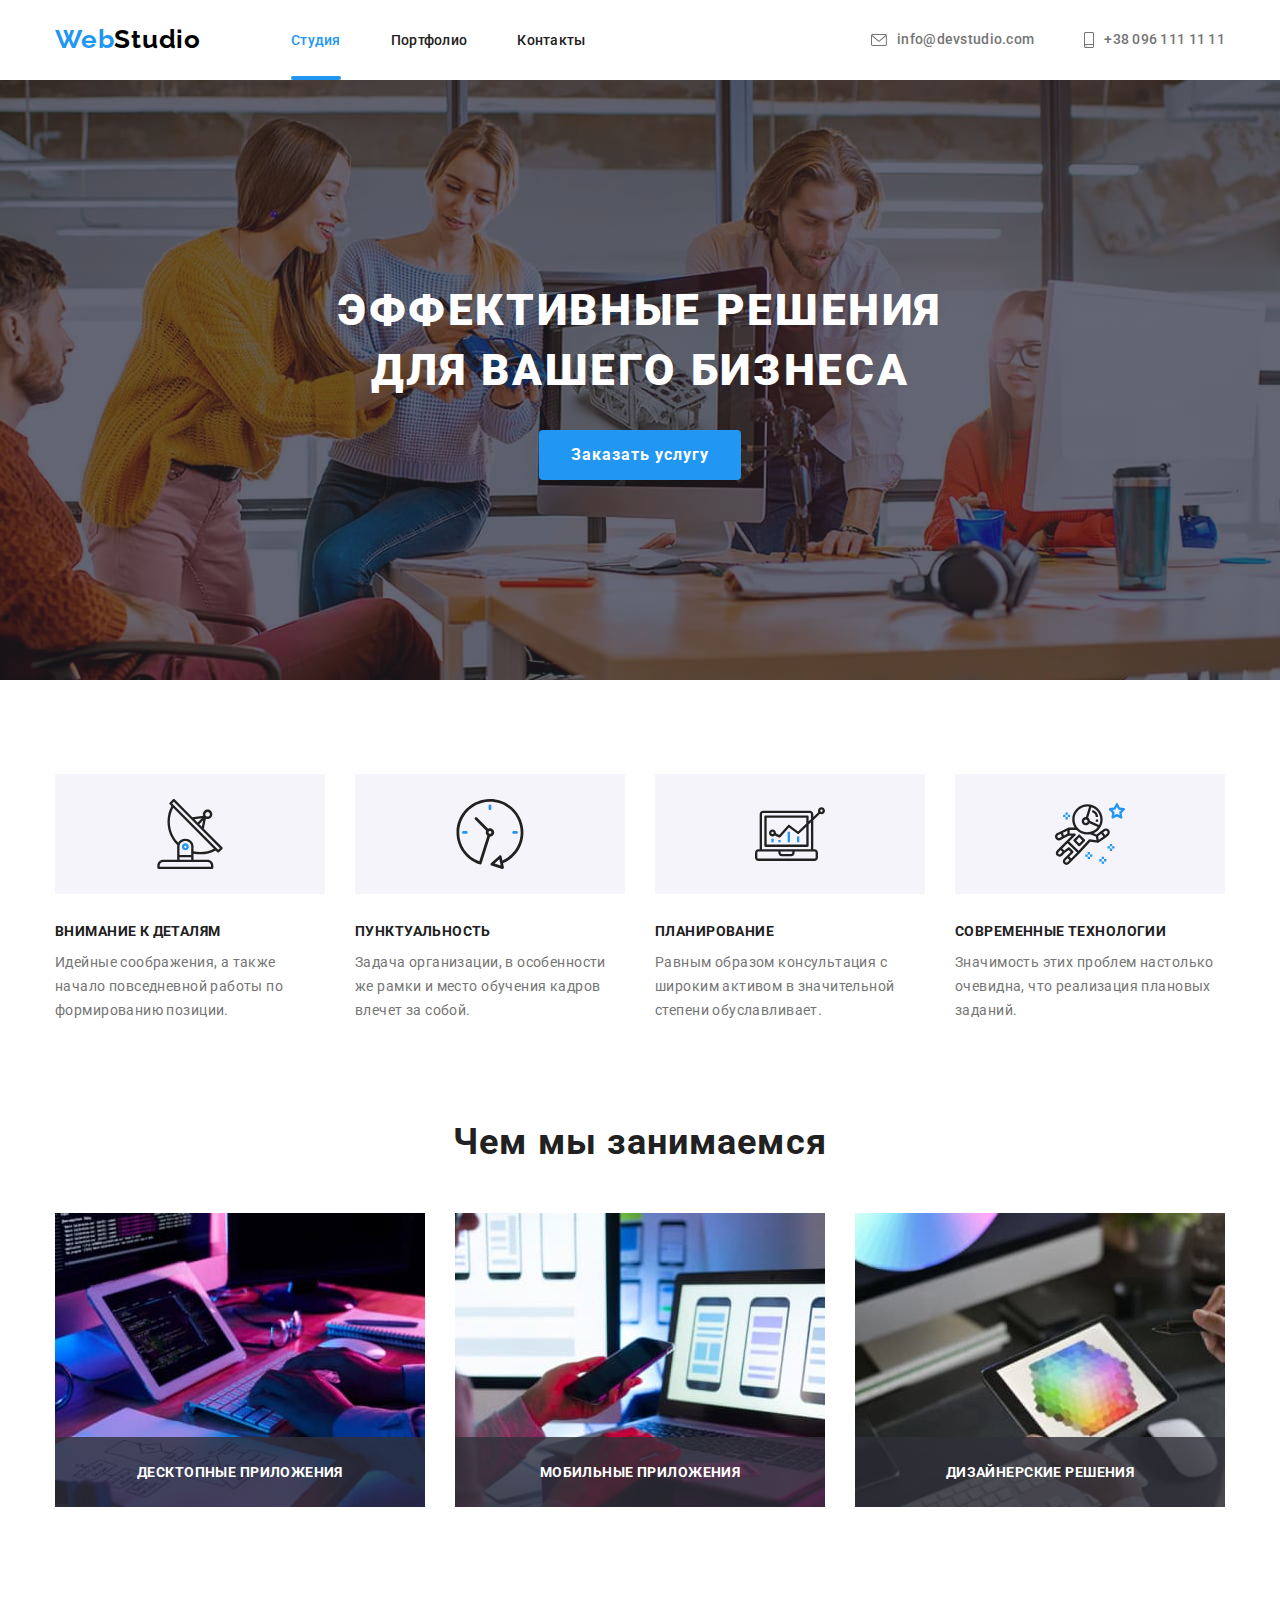
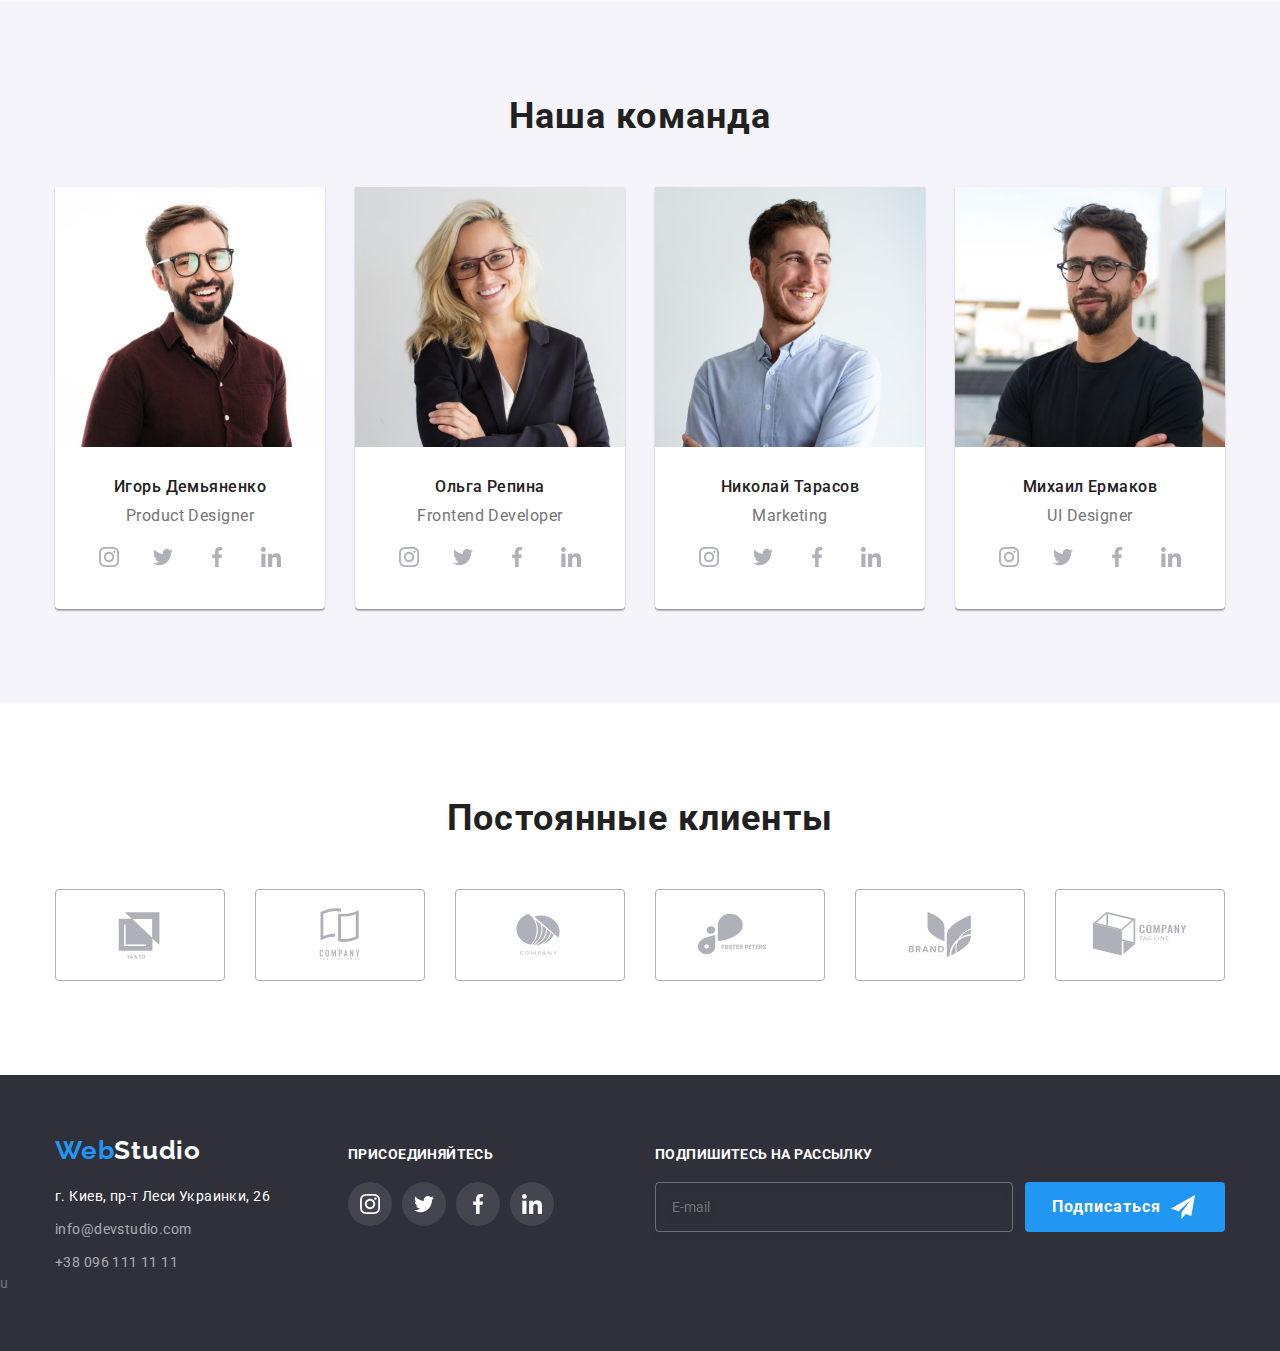
<file: index.html>
<!DOCTYPE html>
<html lang="ru">
  <head>
    <meta charset="UTF-8" />
    <meta http-equiv="X-UA-Compatible" content="IE=edge" />
    <meta name="viewport" content="width=device-width, initial-scale=1.0" />
    <title>Студия</title>
    <link rel="preconnect" href="https://fonts.googleapis.com" />
    <link rel="preconnect" href="https://fonts.gstatic.com" crossorigin />
    <link
      href="https://fonts.googleapis.com/css2?family=Raleway:wght@700&family=Roboto:wght@400;500;700;900&family=Rubik:wght@400;500;700;900&display=swap"
      rel="stylesheet"
    />
    <link
      rel="stylesheet"
      href="https://cdnjs.cloudflare.com/ajax/libs/modern-normalize/1.1.0/modern-normalize.min.css"
    />
    <link rel="stylesheet" href="./css/styles.css" />
  </head>
  <body>
    <!-- Шапка сайта -->

    <header class="header">
      <div class="container main-nav">
        <nav class="nav">
          <a href="./index.html" class="logo link"> Web<span class="logo-header">Studio</span> </a>
          <ul class="site-nav list">
            <li class="item"><a href="" class="active-page link">Студия</a></li>
            <li class="item"><a href="./portfolio.html" class="link nav-link">Портфолио</a></li>
            <li class="item"><a href="" class="link nav-link">Контакты</a></li>
          </ul>
        </nav>
        <ul class="list contact-list">
          <li class="item">
            <a href="mailto:info@devstudio.com" class="link contact-link" aria-label="имайл">
              <svg class="icon-header-svg" width="16px" height="12px">
                <use href="./images/symbol-defs.svg#icon-mail"></use>
              </svg>

              info@devstudio.com
            </a>
          </li>
          <li class="item">
            <a href="tel:+380961111111" class="link contact-link">
              <svg class="icon-header-svg smartphon" width="10px" height="16px" aria-label="номер телефона">
                <use href="./images/symbol-defs.svg#icon-smartphone"></use>
              </svg>
              +38 096 111 11 11
            </a>
          </li>
        </ul>
      </div>
    </header>

    <main>
      <!-- Секция герой -->

      <section class="hero overlay">
        <div class="container">
          <h1 class="hero-title">Эффективные решения для вашего бизнеса</h1>
          <button data-modal-open type="button" class="hero-button">Заказать услугу</button>
        </div>
      </section>

      <!-- Секция features -->

      <section class="features-section section">
        <div class="container">
          <h2 class="visually-hidden">Наши особенности</h2>
          <ul class="list features-ul">
            <li class="features-list icon-antena">
              <div class="icon">
                <svg class="features-svg">
                  <use href="./images/symbol-defs.svg#icon-antenna" class="svg-item"></use>
                </svg>
              </div>
              <h3 class="features-title subtitle">Внимание к деталям</h3>
              <p class="features-text">
                Идейные соображения, а также начало повседневной работы по формированию позиции.
              </p>
            </li>

            <li class="features-list icon-clock">
              <div class="icon">
                <svg class="features-svg">
                  <use href="./images/symbol-defs.svg#icon-clock" class="svg-item"></use>
                </svg>
              </div>
              <h3 class="features-title subtitle">Пунктуальность</h3>
              <p class="features-text">
                Задача организации, в особенности же рамки и место обучения кадров влечет за собой.
              </p>
            </li>
            <li class="features-list icon-diagram">
              <div class="icon">
                <svg class="features-svg">
                  <use href="./images/symbol-defs.svg#icon-diagram" class="svg-item"></use>
                </svg>
              </div>
              <h3 class="features-title subtitle">Планирование</h3>
              <p class="features-text">
                Равным образом консультация с широким активом в значительной степени обуславливает.
              </p>
            </li>
            <li class="features-list icon-astronaut">
              <div class="icon">
                <svg class="features-svg">
                  <use href="./images/symbol-defs.svg#icon-astronaut" class="svg-item"></use>
                </svg>
              </div>
              <h3 class="features-title subtitle">Современные технологии</h3>
              <p class="features-text">Значимость этих проблем настолько очевидна, что реализация плановых заданий.</p>
            </li>
          </ul>
        </div>
      </section>

      <!-- Секция task -->

      <section class="task section">
        <div class="container">
          <h2 class="title task-title">Чем мы занимаемся</h2>
          <ul class="list">
            <li class="task-list">
              <div class="task-thumb">
                <img src="./images/box1.jpg" class="task-img" alt="процес программирования" width="370" height="294" />
                <p class="task-description">Десктопные приложения</p>
              </div>
            </li>
            <li class="task-list">
              <div class="task-thumb">
                <img src="./images/box2.jpg" class="task-img" alt="адаптивная верстка" width="370" height="294" />
                <p class="task-description">Мобильные приложения</p>
              </div>
            </li>
            <li class="task-list">
              <div class="task-thumb">
                <img src="./images/box3.jpg" class="task-img" alt="дизайн" width="370" height="294" />
                <p class="task-description">Дизайнерские решения</p>
              </div>
            </li>
          </ul>
        </div>
      </section>

      <!-- Секция team -->

      <section class="section-team section">
        <div class="container">
          <h2 class="title team-title">Наша команда</h2>
          <ul class="list team-ul">
            <li class="team-list">
              <img
                src="./images/Product-Designer.jpg"
                class="team-img"
                alt="Product Designer компании"
                width="270"
                height="260"
              />
              <div class="team-card-description">
                <h3 class="name subtitle">Игорь Демьяненко</h3>
                <p class="text">Product Designer</p>

                <ul class="soc-list">
                  <li class="soc-blok list">
                    <a href="" class="link soc-link">
                      <svg class="icon-svg" width="20" height="20">
                        <use href="./images/symbol-defs.svg#icon-instagram" class="svg-item"></use>
                      </svg>
                    </a>
                  </li>
                  <li class="soc-blok list">
                    <a href="" class="link soc-link">
                      <svg class="icon-svg" width="20" height="20">
                        <use href="./images/symbol-defs.svg#icon-twitter" class="svg-item"></use>
                      </svg>
                    </a>
                  </li>
                  <li class="soc-blok list">
                    <a href="" class="link soc-link">
                      <svg class="icon-svg" width="20" height="20">
                        <use href="./images/symbol-defs.svg#icon-facebook" class="svg-item"></use>
                      </svg>
                    </a>
                  </li>
                  <li class="soc-blok list">
                    <a href="" class="link soc-link">
                      <svg class="icon-svg" width="20" height="20">
                        <use href="./images/symbol-defs.svg#icon-linkedin" class="svg-item"></use>
                      </svg>
                    </a>
                  </li>
                </ul>
              </div>
            </li>

            <li class="team-list">
              <img
                src="./images/Frontend-Developer.jpg"
                class="team-img"
                alt="Frontend Developer компании"
                width="270"
                height="260"
              />
              <div class="team-card-description">
                <h3 class="name subtitle">Ольга Репина</h3>
                <p class="text">Frontend Developer</p>
                <ul class="soc-list">
                  <li class="soc-blok list">
                    <a href="" class="link soc-link">
                      <svg class="icon-svg" width="20" height="20">
                        <use href="./images/symbol-defs.svg#icon-instagram" class="svg-item"></use>
                      </svg>
                    </a>
                  </li>
                  <li class="soc-blok list">
                    <a href="" class="link soc-link">
                      <svg class="icon-svg" width="20" height="20">
                        <use href="./images/symbol-defs.svg#icon-twitter" class="svg-item"></use>
                      </svg>
                    </a>
                  </li>
                  <li class="soc-blok list">
                    <a href="" class="link soc-link">
                      <svg class="icon-svg" width="20" height="20">
                        <use href="./images/symbol-defs.svg#icon-facebook" class="svg-item"></use>
                      </svg>
                    </a>
                  </li>
                  <li class="soc-blok list">
                    <a href="" class="link soc-link">
                      <svg class="icon-svg" width="20" height="20">
                        <use href="./images/symbol-defs.svg#icon-linkedin" class="svg-item"></use>
                      </svg>
                    </a>
                  </li>
                </ul>
              </div>
            </li>
            <li class="team-list">
              <img src="./images/Marketing.jpg" class="team-img" alt="Marketing компании" width="270" height="260" />
              <div class="team-card-description">
                <h3 class="name subtitle">Николай Тарасов</h3>
                <p class="text">Marketing</p>
                <ul class="soc-list">
                  <li class="soc-blok list">
                    <a href="" class="link soc-link">
                      <svg class="icon-svg" width="20" height="20">
                        <use href="./images/symbol-defs.svg#icon-instagram" class="svg-item"></use>
                      </svg>
                    </a>
                  </li>
                  <li class="soc-blok list">
                    <a href="" class="link soc-link">
                      <svg class="icon-svg" width="20" height="20">
                        <use href="./images/symbol-defs.svg#icon-twitter" class="svg-item"></use>
                      </svg>
                    </a>
                  </li>
                  <li class="soc-blok list">
                    <a href="" class="link soc-link">
                      <svg class="icon-svg" width="20" height="20">
                        <use href="./images/symbol-defs.svg#icon-facebook" class="svg-item"></use>
                      </svg>
                    </a>
                  </li>
                  <li class="soc-blok list">
                    <a href="" class="link soc-link">
                      <svg class="icon-svg" width="20" height="20">
                        <use href="./images/symbol-defs.svg#icon-linkedin" class="svg-item"></use>
                      </svg>
                    </a>
                  </li>
                </ul>
              </div>
            </li>
            <li class="team-list">
              <img
                src="./images/UI-Designer.jpg"
                class="team-img"
                alt="UI Designer компании"
                width="270"
                height="260"
              />
              <div class="team-card-description">
                <h3 class="name subtitle">Михаил Ермаков</h3>
                <p class="text">UI Designer</p>
                <ul class="soc-list">
                  <li class="soc-blok list">
                    <a href="" class="link soc-link">
                      <svg class="icon-svg" width="20" height="20">
                        <use href="./images/symbol-defs.svg#icon-instagram" class="svg-item"></use>
                      </svg>
                    </a>
                  </li>
                  <li class="soc-blok list">
                    <a href="" class="link soc-link">
                      <svg class="icon-svg" width="20" height="20">
                        <use href="./images/symbol-defs.svg#icon-twitter" class="svg-item"></use>
                      </svg>
                    </a>
                  </li>
                  <li class="soc-blok list">
                    <a href="" class="link soc-link">
                      <svg class="icon-svg" width="20" height="20">
                        <use href="./images/symbol-defs.svg#icon-facebook" class="svg-item"></use>
                      </svg>
                    </a>
                  </li>
                  <li class="soc-blok list">
                    <a href="" class="link soc-link">
                      <svg class="icon-svg" width="20" height="20">
                        <use href="./images/symbol-defs.svg#icon-linkedin" class="svg-item"></use>
                      </svg>
                    </a>
                  </li>
                </ul>
              </div>
            </li>
          </ul>
        </div>
      </section>

      <!-- Clients -->

      <section class="clients section">
        <div class="container">
          <h2 class="title clients-title">Постоянные клиенты</h2>
          <ul class="list clients-list">
            <li class="clients-blok list">
              <a href="" class="link clients-link">
                <svg class="clients-svg">
                  <use href="./images/symbol-defs.svg#icon-client1" class="clients-svg-item"></use>
                </svg>
              </a>
            </li>
            <li class="clients-blok list">
              <a href="" class="link clients-link">
                <svg class="clients-svg">
                  <use href="./images/symbol-defs.svg#icon-client2" class="clients-svg-item"></use>
                </svg>
              </a>
            </li>
            <li class="clients-blok list">
              <a href="" class="link clients-link">
                <svg class="clients-svg">
                  <use href="./images/symbol-defs.svg#icon-client3" class="clients-svg-item"></use>
                </svg>
              </a>
            </li>
            <li class="clients-blok list">
              <a href="" class="link clients-link">
                <svg class="clients-svg">
                  <use href="./images/symbol-defs.svg#icon-client4" class="clients-svg-item"></use>
                </svg>
              </a>
            </li>
            <li class="clients-blok list">
              <a href="" class="link clients-link">
                <svg class="clients-svg">
                  <use href="./images/symbol-defs.svg#icon-client5" class="clients-svg-item"></use>
                </svg>
              </a>
            </li>
            <li class="clients-blok list">
              <a href="" class="link clients-link">
                <svg class="clients-svg">
                  <use href="./images/symbol-defs.svg#icon-client6" class="clients-svg-item"></use>
                </svg>
              </a>
            </li>
          </ul>
        </div>
      </section>
    </main>

    <!-- Футер -->

    <footer class="footer">
      <div class="container footer-blok">
        <div class="contact-blok">
          <a href="./index.html" class="footer-link-logo link"> Web<span class="logo-footer">Studio</span> </a>
          <address>
            <ul class="list footer-list">
              <li class="footer-list-item">
                <a href="" class="link footer-item">г. Киев, пр-т Леси Украинки, 26</a>
              </li>
              <li class="footer-list-item">
                <a href="mailto:info@devstudio.com" class="link footer-contact">info@devstudio.com</a>
              </li>
              <li class="footer-list-item">
                <a href="tel:+380961111111" class="link footer-contact">+38 096 111 11 11</a>
              </li>
            </ul>
          </address>
        </div>
        <div class="footer-soc">
          <strong class="footer-strong">Присоединяйтесь</strong>
          <ul class="footer-soc-list">
            <li class="footer-soc-blok list">
              <a href="" class="link footer-link">
                <svg class="footer-icon-svg" width="20" height="20">
                  <use href="./images/symbol-defs.svg#icon-instagram" class="svg-item"></use>
                </svg>
              </a>
            </li>
            <li class="footer-soc-blok list">
              <a href="" class="link footer-link">
                <svg class="footer-icon-svg" width="20" height="20">
                  <use href="./images/symbol-defs.svg#icon-twitter" class="svg-item"></use>
                </svg>
              </a>
            </li>
            <li class="footer-soc-blok list">
              <a href="" class="link footer-link">
                <svg class="footer-icon-svg" width="20" height="20">
                  <use href="./images/symbol-defs.svg#icon-facebook" class="svg-item"></use>
                </svg>
              </a>
            </li>
            <li class="footer-soc-blok list">
              <a href="" class="link footer-link">
                <svg class="footer-icon-svg" width="20" height="20">
                  <use href="./images/symbol-defs.svg#icon-linkedin" class="svg-item"></use>
                </svg>
              </a>
            </li>
          </ul>
        </div>
        <form class="signup">
          <strong class="footer-strong signup-title">Подпишитесь на рассылку </strong>
          <div class="footer-form">
            <label for="signup-email" class="signup-label">
              <input type="email" name="email" id="signup-email" placeholder="E-mail" class="signup-email" />
            </label>
            <button type="submit" class="hero-button signup-btn">
              <span class="signup-btn-text">Подписаться</span>
              <svg width="24" height="24" class="signup-svg">
                <use href="./images/symbol-defs.svg#icon-icon-send" class=""></use>
              </svg>
            </button>
          </div>
        </form>
      </div>
      u
    </footer>

    <!-- MODAL -->

    <div data-modal class="backdrop is-hidden">
      <div class="modal">
        <button data-modal-close class="close-btn" type="button">
          <svg class="modal-svg" width="11" height="11">
            <use href="./images/symbol-defs.svg#icon-close"></use>
          </svg>
        </button>
        <form class="form">
          <strong class="form-text">Оставьте свои данные, мы вам перезвоним</strong>
          <div class="form-field">
            <label for="name" class="form-label">Имя</label>
            <input type="text" class="form-input" name="name" id="name" />
            <svg class="form-icon" width="12" height="12">
              <use href="./images/symbol-defs.svg#icon-name" class="svg-item"></use>
            </svg>
          </div>
          <div class="form-field">
            <label for="tel" class="form-label">Телефон</label>
            <input type="tel" class="form-input" name="tel" id="tel" />
            <svg class="form-icon" width="13" height="13">
              <use href="./images/symbol-defs.svg#icon-phone-black" class="svg-item"></use>
            </svg>
          </div>
          <div class="form-field">
            <label for="email" class="form-label">Почта</label>
            <input type="email" class="form-input" name="email" id="email" />
            <svg class="form-icon" width="15" height="12">
              <use href="./images/symbol-defs.svg#icon-formemail" class="svg-item"></use>
            </svg>
          </div>
          <div class="form-field">
            <label for="comment" class="form-label">Комментарий</label>
            <textarea
              name="comment"
              id="comment"
              rows="10"
              class="form-textarea"
              placeholder="Введите текст"
            ></textarea>
          </div>
          <label for="checkbox" class="form-checkbox-label">
            <input type="checkbox" name="checkbox" id="checkbox" class="form-checkbox is-hidden" />
            <span class="checkbox">
              <svg width="16" height="16">
                <use href="./images/symbol-defs.svg#icon-Vector-2" class=""></use>
              </svg>
            </span>
            Соглашаюсь с рассылкой и принимаю <a href="" class="form-link">Условия договора</a>
          </label>

          <button type="submit" class="hero-button form-btn">Отправить</button>
        </form>
      </div>
    </div>
    <script src="./js/modal.js"></script>
  </body>
</html>
</file>
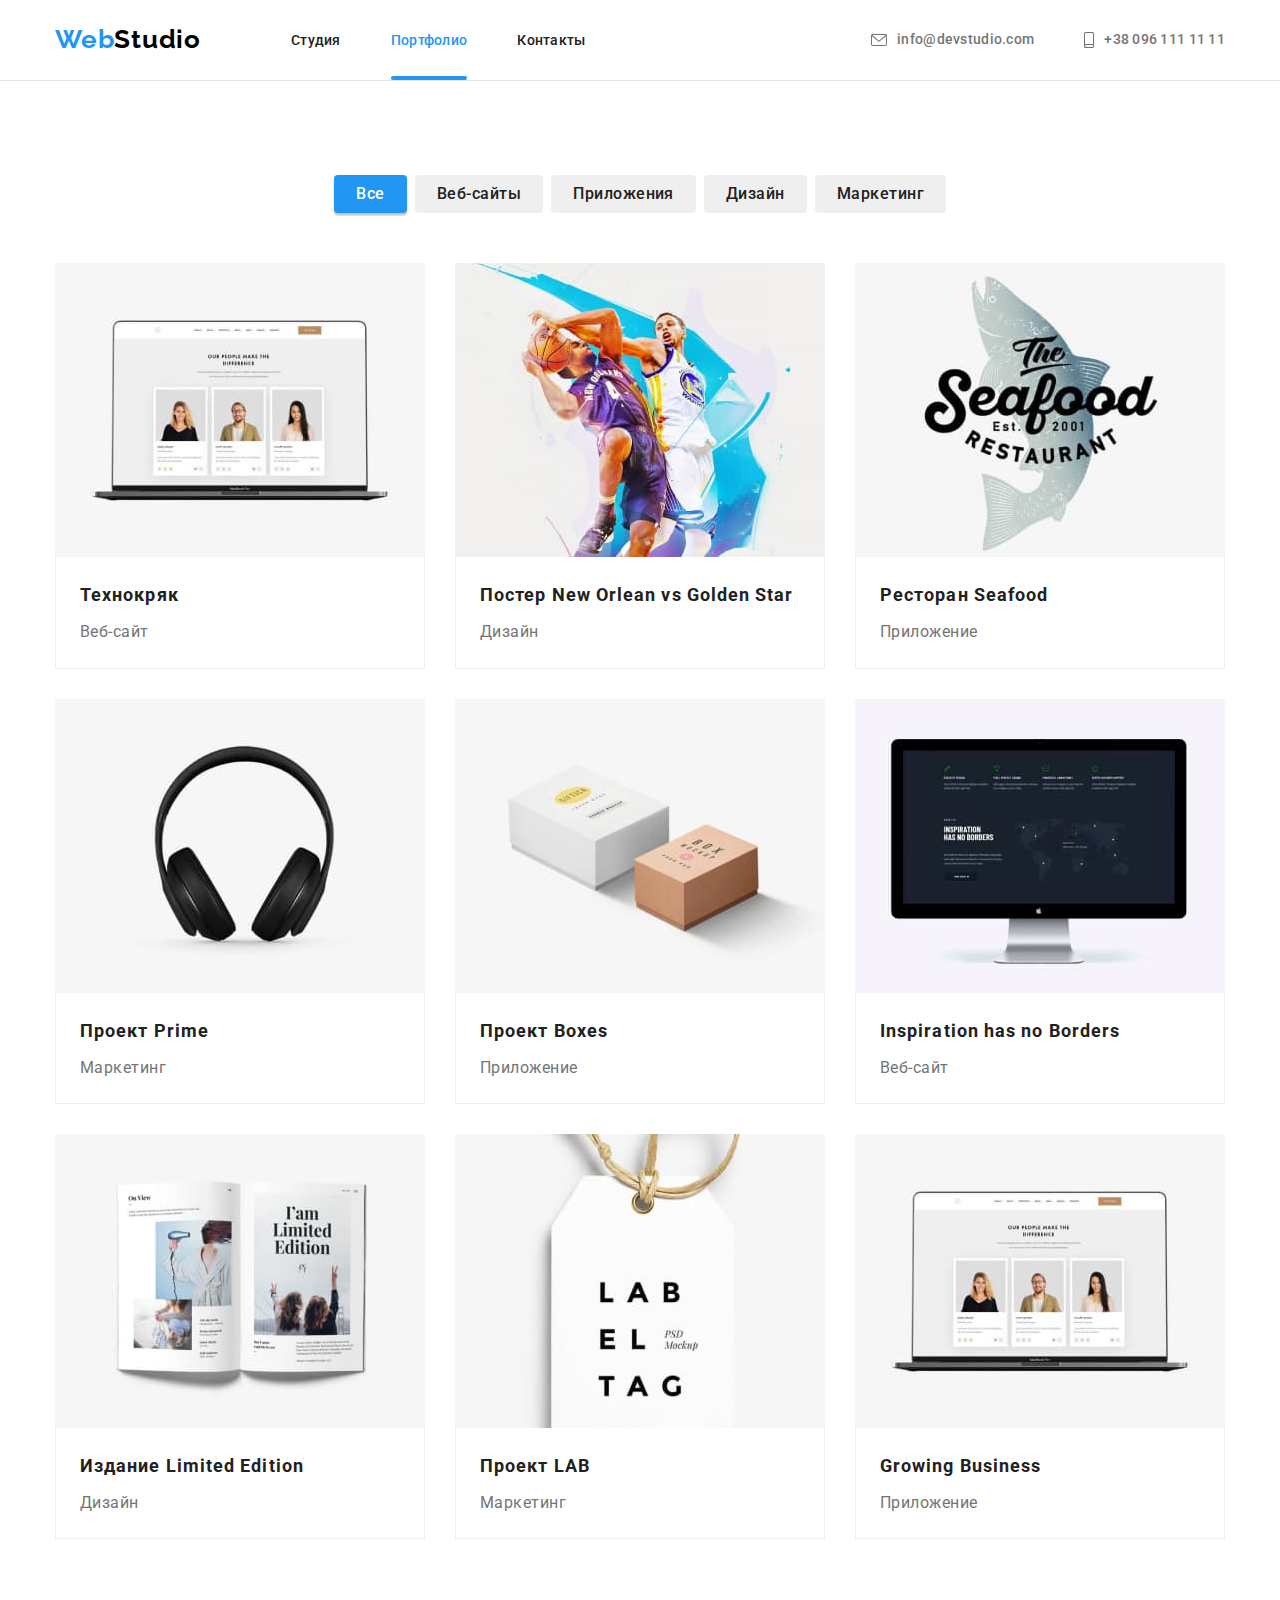
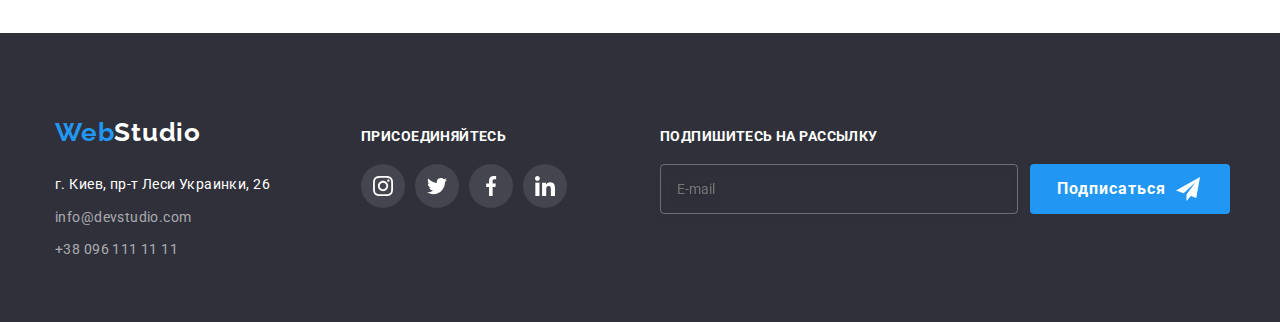
<file: portfolio.html>
<!DOCTYPE html>
<html lang="ru">
  <head>
    <meta charset="UTF-8" />
    <meta http-equiv="X-UA-Compatible" content="IE=edge" />
    <meta name="viewport" content="width=device-width, initial-scale=1.0" />
    <title>Портфолио</title>
    <link rel="preconnect" href="https://fonts.googleapis.com" />
    <link rel="preconnect" href="https://fonts.gstatic.com" crossorigin />
    <link
      href="https://fonts.googleapis.com/css2?family=Raleway:wght@700&family=Roboto:wght@400;500;700;900&family=Rubik:wght@400;500;700;900&display=swap"
      rel="stylesheet"
    />
    <link
      rel="stylesheet"
      href="https://cdnjs.cloudflare.com/ajax/libs/modern-normalize/1.1.0/modern-normalize.min.css"
    />
    <link rel="stylesheet" href="./css/styles.css" />
  </head>
  <body>
    <!-- Шапка сайта -->
    <header class="header">
      <div class="container main-nav">
        <nav class="nav">
          <a href="./index.html" class="logo link"> Web<span class="logo-header">Studio</span> </a>
          <ul class="site-nav list">
            <li class="item"><a href="./index.html" class="nav-link link">Студия</a></li>
            <li class="item"><a href="#" class="active-page link">Портфолио</a></li>
            <li class="item"><a href="" class="link nav-link">Контакты</a></li>
          </ul>
        </nav>
        <ul class="list contact-list">
          <li class="item">
            <a href="mailto:info@devstudio.com" class="link contact-link" aria-label="имайл">
              <svg class="icon-header-svg" width="16px" height="12px">
                <use href="./images/symbol-defs.svg#icon-mail"></use>
              </svg>

              info@devstudio.com
            </a>
          </li>
          <li class="item">
            <a href="tel:+380961111111" class="link contact-link">
              <svg class="icon-header-svg smartphon" width="10px" height="16px" aria-label="номер телефона">
                <use href="./images/symbol-defs.svg#icon-smartphone"></use>
              </svg>
              +38 096 111 11 11
            </a>
          </li>
        </ul>
      </div>
    </header>

    <main>
      <!-- Секция герой -->
      <section class="portf-section section">
        <div class="container">
          <h1 class="visually-hidden">Портфолио</h1>
          <ul class="list menu-list">
            <li class="item"><button type="button" class="button active-button">Все</button></li>
            <li class="item"><button type="button" class="button">Веб-сайты</button></li>
            <li class="item"><button type="button" class="button">Приложения</button></li>
            <li class="item"><button type="button" class="button">Дизайн</button></li>
            <li class="item"><button type="button" class="button">Маркетинг</button></li>
          </ul>

          <ul class="list portf-list">
            <li class="item-portf">
              <a href="" class="link portf-link">
                <div class="portf-thumb">
                  <img src="./images/portf1.jpg" class="portf-img" alt="ноутбук" width="370" height="294" />
                  <div class="portf-overlay">
                    <p class="overlay-text">
                      Технокряк это современная площадка распространения коронавируса. Компании используют эту платформу
                      для цифрового шпионажа и атак на защищённые сервера конкурентов.
                    </p>
                  </div>
                </div>
                <div class="portfolio-card-description">
                  <h2 class="portfolio-title">Технокряк</h2>
                  <p class="portfolio-text">Веб-сайт</p>
                </div>
              </a>
            </li>
            <li class="item-portf">
              <a href="" class="link portf-link">
                <div class="portf-thumb">
                  <img src="./images/portf2.jpg" class="portf-img" alt="постер" width="370" height="294" />
                  <div class="portf-overlay">
                    <p class="overlay-text">
                      Технокряк это современная площадка распространения коронавируса. Компании используют эту платформу
                      для цифрового шпионажа и атак на защищённые сервера конкурентов.
                    </p>
                  </div>
                </div>
                <div class="portfolio-card-description">
                  <h2 class="portfolio-title">Постер New Orlean vs Golden Star</h2>
                  <p class="portfolio-text">Дизайн</p>
                </div>
              </a>
            </li>
            <li class="item-portf">
              <a href="" class="link portf-link">
                <div class="portf-thumb">
                  <img src="./images/portf3.jpg" class="portf-img" alt="лого ресторана" width="370" height="294" />
                  <div class="portf-overlay">
                    <p class="overlay-text">
                      Технокряк это современная площадка распространения коронавируса. Компании используют эту платформу
                      для цифрового шпионажа и атак на защищённые сервера конкурентов.
                    </p>
                  </div>
                </div>
                <div class="portfolio-card-description">
                  <h2 class="portfolio-title">Ресторан Seafood</h2>
                  <p class="portfolio-text">Приложение</p>
                </div>
              </a>
            </li>
            <li class="item-portf">
              <a href="" class="link portf-link">
                <div class="portf-thumb">
                  <img src="./images/portf4.jpg" class="portf-img" alt="наушники" width="370" height="294" />
                  <div class="portf-overlay">
                    <p class="overlay-text">
                      Технокряк это современная площадка распространения коронавируса. Компании используют эту платформу
                      для цифрового шпионажа и атак на защищённые сервера конкурентов.
                    </p>
                  </div>
                </div>
                <div class="portfolio-card-description">
                  <h2 class="portfolio-title">Проект Prime</h2>
                  <p class="portfolio-text">Маркетинг</p>
                </div>
              </a>
            </li>
            <li class="item-portf">
              <a href="" class="link portf-link">
                <div class="portf-thumb">
                  <img src="./images/portf5.jpg" class="portf-img" alt="две коробки" width="370" height="294" />
                  <div class="portf-overlay">
                    <p class="overlay-text">
                      Технокряк это современная площадка распространения коронавируса. Компании используют эту платформу
                      для цифрового шпионажа и атак на защищённые сервера конкурентов.
                    </p>
                  </div>
                </div>
                <div class="portfolio-card-description">
                  <h2 class="portfolio-title">Проект Boxes</h2>
                  <p class="portfolio-text">Приложение</p>
                </div>
              </a>
            </li>
            <li class="item-portf">
              <a href="" class="link portf-link">
                <div class="portf-thumb">
                  <img src="./images/portf6.jpg" class="portf-img" alt="монитор" width="370" height="294" />
                  <div class="portf-overlay">
                    <p class="overlay-text">
                      Технокряк это современная площадка распространения коронавируса. Компании используют эту платформу
                      для цифрового шпионажа и атак на защищённые сервера конкурентов.
                    </p>
                  </div>
                </div>
                <div class="portfolio-card-description">
                  <h2 class="portfolio-title">Inspiration has no Borders</h2>
                  <p class="portfolio-text">Веб-сайт</p>
                </div>
              </a>
            </li>
            <li class="item-portf">
              <a href="" class="link portf-link">
                <div class="portf-thumb">
                  <img src="./images/portf7.jpg" class="portf-img" alt="открытая книга" width="370" height="294" />
                  <div class="portf-overlay">
                    <p class="overlay-text">
                      Технокряк это современная площадка распространения коронавируса. Компании используют эту платформу
                      для цифрового шпионажа и атак на защищённые сервера конкурентов.
                    </p>
                  </div>
                </div>
                <div class="portfolio-card-description">
                  <h2 class="portfolio-title">Издание Limited Edition</h2>
                  <p class="portfolio-text">Дизайн</p>
                </div>
              </a>
            </li>
            <li class="item-portf">
              <a href="" class="link portf-link">
                <div class="portf-thumb">
                  <img src="./images/portf8.jpg" class="portf-img" alt="лого проекта" width="370" height="294" />
                  <div class="portf-overlay">
                    <p class="overlay-text">
                      Технокряк это современная площадка распространения коронавируса. Компании используют эту платформу
                      для цифрового шпионажа и атак на защищённые сервера конкурентов.
                    </p>
                  </div>
                </div>
                <div class="portfolio-card-description">
                  <h2 class="portfolio-title">Проект LAB</h2>
                  <p class="portfolio-text">Маркетинг</p>
                </div>
              </a>
            </li>
            <li class="item-portf">
              <a href="" class="link portf-link">
                <div class="portf-thumb">
                  <img src="./images/portf1.jpg" class="portf-img" alt="ноутбук" width="370" height="294" />
                  <div class="portf-overlay">
                    <p class="overlay-text">
                      Технокряк это современная площадка распространения коронавируса. Компании используют эту платформу
                      для цифрового шпионажа и атак на защищённые сервера конкурентов.
                    </p>
                  </div>
                </div>
                <div class="portfolio-card-description">
                  <h2 class="portfolio-title">Growing Business</h2>
                  <p class="portfolio-text">Приложение</p>
                </div>
              </a>
            </li>
          </ul>
        </div>
      </section>
    </main>
    <!-- Футер -->
    <footer class="footer">
      <div class="container footer-blok">
        <div class="contact-blok">
          <a href="./index.html" class="logo link"> Web<span class="logo-footer">Studio</span> </a>
          <address>
            <ul class="list footer-list">
              <li class="footer-list-item">
                <a href="" class="link footer-item">г. Киев, пр-т Леси Украинки, 26</a>
              </li>
              <li class="footer-list-item">
                <a href="mailto:info@devstudio.com" class="link footer-contact">info@devstudio.com</a>
              </li>
              <li class="footer-list-item">
                <a href="tel:+380961111111" class="link footer-contact">+38 096 111 11 11</a>
              </li>
            </ul>
          </address>
        </div>
        <div class="footer-soc">
          <strong class="footer-strong">Присоединяйтесь</strong>
          <ul class="footer-soc-list">
            <li class="footer-soc-blok list">
              <a href="" class="link footer-link">
                <svg class="footer-icon-svg" width="20" height="20">
                  <use href="./images/symbol-defs.svg#icon-instagram" class="svg-item"></use>
                </svg>
              </a>
            </li>
            <li class="footer-soc-blok list">
              <a href="" class="link footer-link">
                <svg class="footer-icon-svg" width="20" height="20">
                  <use href="./images/symbol-defs.svg#icon-twitter" class="svg-item"></use>
                </svg>
              </a>
            </li>
            <li class="footer-soc-blok list">
              <a href="" class="link footer-link">
                <svg class="footer-icon-svg" width="20" height="20">
                  <use href="./images/symbol-defs.svg#icon-facebook" class="svg-item"></use>
                </svg>
              </a>
            </li>
            <li class="footer-soc-blok list">
              <a href="" class="link footer-link">
                <svg class="footer-icon-svg" width="20" height="20">
                  <use href="./images/symbol-defs.svg#icon-linkedin" class="svg-item"></use>
                </svg>
              </a>
            </li>
          </ul>
        </div>
        <form class="signup">
          <strong class="footer-strong signup-title">Подпишитесь на рассылку </strong>
          <div class="footer-form">
            <label for="signup-email" class="signup-label">
              <input type="email" name="email" id="signup-email" placeholder="E-mail" class="signup-email" />
            </label>
            <button type="submit" class="hero-button signup-btn">
              <span class="signup-btn-text">Подписаться</span>
              <svg width="24" height="24" class="signup-svg">
                <use href="./images/symbol-defs.svg#icon-icon-send" class=""></use>
              </svg>
            </button>
          </div>
        </form>
      </div>
    </footer>
  </body>
</html>
</file>
<file: css/styles.css>
:root {
  --primary-text-color: #757575;
  --title-text-color: #212121;
  --accent-color: #2196f3;
  --button-accent-color: #188ce8;
  --primary-bg-color: #ffffff;
  --white-text-color: #ffffff;
  --footer-contact-color: rgba(255, 255, 255, 0.6);
  --second-bg-color: #2f303a;
  --first-logo-color: #000000;
  --sect-team-bg-color: #f5f4fa;
  --cliets-color: #afb1b8;
  --task-description-bg-color: rgba(47, 48, 58, 0.8);
  --portf-card-bg-color: rgba(33, 150, 243, 0.9);
}
/* global selector */
html {
  box-sizing: border-box;
}

body {
  background-color: var(--primary-bg-color);
  color: var(--primary-text-color);
  font-family: 'Roboto', 'Rubik', sans-serif;
  font-size: 14px;
}

h1,
h2,
h3,
p,
ul {
  margin-top: 0;
  margin-bottom: 0;
}

.title {
  color: var(--title-text-color);
  font-size: 36px;
  font-style: normal;
  font-weight: 700;
  line-height: 1.17;
  letter-spacing: 0.03em;
  text-align: center;
}

.subtitle {
  color: var(--title-text-color);
  font-size: 14px;
  font-style: normal;
  font-weight: 700;
  line-height: 1.14;
  letter-spacing: 0.03em;
  text-align: left;
}

.list {
  list-style: none;
  padding-inline-start: 0;
  display: flex;
  justify-content: center;
}

.link:hover,
.link:focus {
  color: var(--accent-color);
  text-decoration: none;
}

.link {
  text-decoration: none;
  transition: color 250ms cubic-bezier(0.4, 0, 0.2, 1);
}
.container {
  margin-left: auto;
  margin-right: auto;
  width: 1200px;
  padding-left: 15px;
  padding-right: 15px;
  text-align: center;
}

/* Скрыть заголовок */

.visually-hidden {
  position: absolute;
  width: 1px;
  height: 1px;
  margin: -1px;
  padding: 0;
  overflow: hidden;
  border: 0;
  clip: rect(0 0 0 0);
}

/* header */

.main-nav {
  display: flex;
  align-items: center;
}

/* site nav */
.nav {
  display: flex;
  align-items: center;
}

.site-nav .item:not(:last-child),
.list .item:not(:last-child) {
  margin-right: 50px;
}

.nav-link {
  display: block;
  padding-top: 32px;
  padding-bottom: 32px;

  color: var(--title-text-color);
  font-weight: 500;
  line-height: 1.17;
  letter-spacing: 0.02em;
  text-align: left;
}

.active-page {
  position: relative;

  display: block;
  padding-top: 32px;
  padding-bottom: 32px;

  color: var(--accent-color);
  font-size: 14px;
  font-style: normal;
  font-weight: 500;
  line-height: 1.17;
  letter-spacing: 0.02em;
  text-align: left;
}

.active-page::after {
  position: absolute;
  left: 0;
  bottom: 0;

  content: '';

  display: block;

  width: 100%;
  height: 4px;
  background: var(--accent-color);
  border-radius: 2px;
}

.logo {
  margin-right: 90px;
  display: block;
  padding-top: 24px;
  padding-bottom: 25px;

  color: var(--accent-color);
  font-family: Raleway;
  font-size: 26px;
  font-style: normal;
  font-weight: 700;
  line-height: 1.17;
  letter-spacing: 0.03em;
  text-align: left;
}
.logo-header {
  color: var(--first-logo-color);
  transition: color 250ms cubic-bezier(0.4, 0, 0.2, 1);
}
.logo-header:hover,
.logo-header:focus {
  color: var(--accent-color);
}

.contact-link {
  display: block;
  padding-top: 32px;
  padding-bottom: 32px;
  align-items: center;
  display: flex;

  color: var(--primary-text-color);
  font-size: 14px;
  font-style: normal;
  font-weight: 500;
  line-height: 1.14;
  letter-spacing: 0.02em;
}

.icon-header-svg {
  margin-right: 10px;
  fill: currentColor;
}

.contact-list {
  margin-left: auto;
}

.section {
  padding-top: 94px;
  padding-bottom: 94px;
}

/* HERO section */
.hero {
  display: flex;
  height: 600px;
  justify-content: center;
  align-items: center;
  background-color: var(--second-bg-color);
}

.overlay {
  height: 600px;
  max-width: 1600px;
  margin-left: auto;
  margin-right: auto;
  background-image: linear-gradient(to right, rgba(47, 48, 58, 0.4), rgba(47, 48, 58, 0.4)), url(../images/bg-img.jpg);
  background-size: cover;
  background-repeat: no-repeat;
  background-position: center;
}

.hero-title {
  margin-bottom: 30px;
  width: 696px;
  margin-left: auto;
  margin-right: auto;

  text-transform: uppercase;
  color: var(--white-text-color);
  font-size: 44px;
  font-style: normal;
  font-weight: 900;
  line-height: 1.364;
  letter-spacing: 0.06em;
  text-align: center;
}
.hero-button {
  cursor: pointer;
  background-color: var(--accent-color);
  border: 0;
  border-radius: 4px;
  padding: 10px 32px;
  display: inline-block;
  min-width: 200px;

  color: var(--white-text-color);

  font-family: Roboto;
  font-size: 16px;
  font-style: normal;
  font-weight: 700;
  line-height: 1.88;
  letter-spacing: 0.06em;
  text-align: center;

  transition: color 250ms cubic-bezier(0.4, 0, 0.2, 1), background-color 250ms cubic-bezier(0.4, 0, 0.2, 1);
}
.hero-button:hover,
.hero-button:focus {
  color: var(--title-text-color);
  background-color: var(--button-accent-color);
}

/* features section */

.features-section {
}

/* .list .features-list:not(:last-child) {
  margin-right: 30px;
} */

.features-list {
  width: 270px;
}

.features-list {
  margin: 15px;
}
.features-ul {
  margin: -15px;
}
.icon {
  display: flex;
  height: 120px;
  margin-bottom: 30px;
  background-color: var(--sect-team-bg-color);
  align-items: center;
  justify-content: center;
}
.features-svg {
  width: 70px;
  height: 70px;
}

/* .features-list::before {
  display: block;
  content: '';
  height: 120px;
  margin-bottom: 30px;
  background-color: var(--sect-team-bg-color);
  background-repeat: no-repeat;
  background-position: center;
}

.icon-antena::before {
  background-image: url(../images/antenna.svg);
}
.icon-clock::before {
  background-image: url(../images/clock.svg);
}
.icon-diagram::before {
  background-image: url(../images/diagram.svg);
}
.icon-astronaut::before {
  background-image: url(../images/astronaut.svg);
} */

.features-title {
  text-transform: uppercase;
  margin-bottom: 10px;
}

.features-text {
  margin-bottom: 4px;

  font-family: Roboto;
  font-size: 14px;
  line-height: 1.72;
  letter-spacing: 0.03em;
  text-align: left;
}

/* section task */

.task.section {
  padding-top: 0;
}
.list .task-list:not(:last-child) {
  margin-right: 30px;
}

.task-img {
  display: block;
}

.task-title {
  margin-bottom: 50px;
}

.task-thumb {
  position: relative;
  display: flex;
  justify-content: center;
}
.task-description {
  position: absolute;
  bottom: 0;
  left: 0;

  display: flex;
  justify-content: center;
  align-items: center;
  height: 70px;
  width: 100%;
  background-color: var(--task-description-bg-color);

  color: var(--white-text-color);
  font-weight: 700;
  font-size: 14px;
  line-height: 1.143;
  text-align: center;
  letter-spacing: 0.03em;
  text-transform: uppercase;
}

/* section team */
.section-team {
  background-color: var(--sect-team-bg-color);
}
/* 
.list .team-list:not(:last-child) {
  margin-right: 30px;
} */
.team-ul {
  margin: -15px;
}
.team-list {
  background: var(--primary-bg-color);
  flex-basis: calc(100% / 4 -30px);
  margin: 15px;

  box-shadow: 0px 1px 3px rgba(0, 0, 0, 0.12), 0px 1px 1px rgba(0, 0, 0, 0.14), 0px 2px 1px rgba(0, 0, 0, 0.2);
  border-radius: 0px 0px 4px 4px;
}

.team-card-description {
  padding-top: 30px;
  padding-bottom: 30px;
  padding-left: 32px;
  padding-right: 32px;
}

.team-title {
  margin-bottom: 50px;
}

.team-img {
  display: block;
}

.name {
  margin-bottom: 10px;

  font-size: 16px;
  font-weight: 500;
  line-height: 1.19;
  letter-spacing: 0.03em;
  text-align: center;
}
.text {
  margin-bottom: 10px;
  font-size: 16px;
  line-height: 1.19;
  letter-spacing: 0.03em;
  text-align: center;
}

.soc-list {
  padding: 0;
  display: flex;
}
.soc-blok {
  margin-right: 10px;
}

.soc-blok:last-child {
  margin-right: 0;
}
.soc-link {
  display: flex;
  padding: 0;
  width: 44px;
  height: 44px;
  border-radius: 22px;
  color: var(--cliets-color);
  justify-content: center;
  align-items: center;
  transition: fill 250ms cubic-bezier(0.4, 0, 0.2, 1), background-color 250ms cubic-bezier(0.4, 0, 0.2, 1);
}

.soc-link:focus,
.soc-link:hover {
  background-color: var(--accent-color);
  color: var(--white-text-color);
}

/* .icon-svg:hover,
.icon-svg:focus {
  fill: var(--white-text-color);
  padding: 11px;
} */

.icon-svg {
  fill: currentColor;
}

/* CLIENTS */

.clients-blok:last-child {
  margin-right: 0;
}

.clients-title {
  margin-bottom: 50px;
}

.clients-list {
  margin: 0;
  padding: 0;
}
.clients-blok {
  display: flex;

  margin-right: 30px;

  /* border: 1px solid var(--cliets-color);
  border-radius: 4px; */
}
.clients-link {
  display: flex;
  width: 170px;
  height: 92px;
  color: var(--cliets-color);
  border: 1px solid var(--cliets-color);
  border-radius: 4px;
  align-items: center;
  justify-content: center;

  transition: border 250ms cubic-bezier(0.4, 0, 0.2, 1), color 250ms cubic-bezier(0.4, 0, 0.2, 1);
}

.clients-link:hover,
.clients-link:focus {
  border: 1px solid var(--accent-color);
  border-radius: 4px;
  fill: currentColor;
}
.clients-svg {
  width: 106px;
  height: 60px;

  fill: currentColor;
}
/* 
.clients-svg:hover,
.clients-svg:focus {
  fill: currentColor;
} */

.clients-svg-item {
}

/* footer */
.footer {
  background-color: var(--second-bg-color);
  padding-top: 60px;
  padding-bottom: 60px;
}

.logo-footer {
  color: var(--white-text-color);
}
.footer-item {
  color: var(--white-text-color);
  font-style: normal;
  line-height: 1.71;
  letter-spacing: 0.03em;
  text-align: left;
}
.footer-contact {
  color: var(--footer-contact-color);
  font-style: normal;
  line-height: 1.7;
  letter-spacing: 0.03em;
  text-align: left;
}
.footer-list {
  margin-right: auto;
  flex-direction: column;
  text-align: left;
}

.footer-link-logo {
  display: block;
  margin-bottom: 20px;

  color: var(--accent-color);
  font-family: Raleway;
  font-size: 26px;
  font-style: normal;
  font-weight: 700;
  line-height: 1.17;
  letter-spacing: 0.03em;
  text-align: left;
}

.footer-list-item {
  margin-bottom: 9px;
}

.footer-list-item:last-child {
  margin-bottom: 0;
}
.contact-blok {
  margin-right: 70px;
}
.footer-strong {
  display: block;
  margin-bottom: 20px;

  font-weight: 700;
  font-size: 14px;
  line-height: 1.143;
  letter-spacing: 0.03em;
  text-transform: uppercase;
  color: var(--white-text-color);
}
.footer-blok {
  display: flex;
  align-items: baseline;
  justify-content: space-between;
}
.footer-soc {
  align-items: baseline;
  text-align: left;
  margin-right: 93px;
}

.footer-soc-list {
  padding: 0;
  display: flex;
}
.footer-link {
  display: flex;
  background-color: rgba(255, 255, 255, 0.1);

  padding: 0;
  width: 44px;
  height: 44px;
  border-radius: 22px;
  justify-content: center;
  align-items: center;

  transition: background-color 250ms cubic-bezier(0.4, 0, 0.2, 1);
}
.footer-soc-blok {
  justify-content: center;
  margin-right: 10px;
}

.footer-soc-blok:last-child {
  margin-right: 0;
}

.footer-link:hover,
.footer-link:focus {
  background-color: var(--accent-color);
}
.footer-icon-svg {
  fill: var(--white-text-color);
}

/* SIGNUP form */

.signup {
}

.signup-label {
  margin-right: 12px;
}

.signup-title {
  display: flex;
  justify-content: left;
}
.signup-email {
  padding: 15px 16px;

  height: 50px;
  width: 358px;

  background-color: transparent;
  border: 1px solid rgba(255, 255, 255, 0.3);
  box-sizing: border-box;
  filter: drop-shadow(0px 4px 4px rgba(0, 0, 0, 0.15));
  border-radius: 4px;

  color: var(--white-text-color);
}

/* .signup-email:hover,
.signup-email:focus {
}

.signup-label {
} */

.footer-form {
  display: flex;
}

.signup-btn:focus,
.signup-btn:hover {
  color: var(--white-text-color);
}

.signup-btn {
  padding: 10px 27px;
  font-weight: 700;
  font-size: 16px;
  line-height: 1.87;

  display: flex;
  align-items: center;
  text-align: center;
  letter-spacing: 0.06em;

  color: var(--white-text-color);
}

.signup-btn-text {
  margin-right: 10px;
}

.signup-svg {
  fill: var(--white-text-color);
}

/* portfolio */

.button {
  cursor: pointer;
  border: 0;
  border-radius: 4px;
  padding: 6px 22px;
  display: inline-block;
  min-width: 73px;

  color: var(--title-text-color);
  font-family: Roboto;
  font-size: 16px;
  font-weight: 500;
  line-height: 1.63;
  letter-spacing: 0.03em;
  text-align: center;

  transition: color 250ms cubic-bezier(0.4, 0, 0.2, 1), background-color 250ms cubic-bezier(0.4, 0, 0.2, 1),
    box-shadow 250ms cubic-bezier(0.4, 0, 0.2, 1);
}
.button:hover,
.button:focus {
  background-color: var(--accent-color);
  color: var(--primary-bg-color);
  /* shadow-middle */

  box-shadow: 0px 3px 1px rgba(0, 0, 0, 0.1), 0px 1px 2px rgba(0, 0, 0, 0.08), 0px 2px 2px rgba(0, 0, 0, 0.12);
  border-radius: 4px;
}
.active-button {
  background-color: var(--accent-color);
  color: var(--white-text-color);

  /* shadow-middle */

  box-shadow: 0px 3px 1px rgba(0, 0, 0, 0.1), 0px 1px 2px rgba(0, 0, 0, 0.08), 0px 2px 2px rgba(0, 0, 0, 0.12);
  border-radius: 4px;
}

.portf-section {
  border-top: 1px solid #e5e5e5;
}

.menu-list {
  margin-bottom: 50px;
}
.menu-list .item:not(:last-child) {
  margin-right: 8px;
}

.portf-list {
  flex-wrap: wrap;
}

.list .item-portf:not(:nth-child(3n)) {
  margin-right: 30px;
}
.list .item-portf:not(:nth-last-child(-n + 3)) {
  margin-bottom: 30px;
}

.item-portf {
  width: calc((100% - 60px) / 3);
}

.portfolio-card-description {
  padding: 20px 24px;
  border: 1px solid #eeeeee;
  border-top: none;
}

.portf-img {
  display: block;
}
.portf-link {
  transition: box-shadow 250ms cubic-bezier(0.4, 0, 0.2, 1);
}

.portf-link:hover,
.portf-link:focus {
  transform: translateY(0);

  display: block;
  background: #ffffff;
  /* border: 1px solid #eeeeee; */
  box-sizing: border-box;
  box-shadow: 0px 1px 1px rgba(0, 0, 0, 0.12), 0px 4px 4px rgba(0, 0, 0, 0.06), 1px 4px 6px rgba(0, 0, 0, 0.16);
}

/* .item-portf:hover,
.item-portf:focus {
  background: #ffffff;
  border: 1px solid #eeeeee;
  box-sizing: border-box;
  box-shadow: 0px 1px 1px rgba(0, 0, 0, 0.12), 0px 4px 4px rgba(0, 0, 0, 0.06), 1px 4px 6px rgba(0, 0, 0, 0.16);
} */

.portfolio-title {
  margin-bottom: 4px;

  color: var(--title-text-color);
  font-size: 18px;
  font-weight: 700;
  line-height: 2;
  letter-spacing: 0.06em;
  text-align: left;
}

.portfolio-text {
  color: var(--primary-text-color);
  font-size: 16px;
  line-height: 1.89;
  letter-spacing: 0.03em;
  text-align: left;
}

.portf-thumb {
  position: relative;
  overflow: hidden;
}

.portf-overlay {
  position: absolute;
  top: 0;
  left: 0;
  transform: translateY(101%);
  transition: transform 250ms cubic-bezier(0.4, 0, 0.2, 1);

  display: flex;
  align-items: center;
  height: 100%;
  width: 100%;
  background-color: var(--portf-card-bg-color);

  color: var(--white-text-color);
  font-weight: 400;
  font-size: 18px;
  line-height: 1.555;
  letter-spacing: 0.03em;
}

.portf-link:hover .portf-overlay,
.portf-link:focus .portf-overlay {
  transform: translateY(0);
}

.overlay-text {
  text-align: left;
  padding-right: 24px;
  padding-left: 24px;
}

/* modal */

.backdrop {
  position: fixed;
  top: 0;
  left: 0;
  width: 100%;
  height: 100%;

  z-index: 1;

  opacity: 1;

  transition: opacity 250ms cubic-bezier(0.4, 0, 0.2, 1);

  background-color: rgba(0, 0, 0, 0.2);
}

.is-hidden {
  opacity: 0;
  pointer-events: none;
}

.backdrop.is-hidden .modal {
  transform: translate(-50%, -50%) scale(0.6);
}

.modal {
  position: absolute;
  top: 50%;
  left: 50%;
  transform: translate(-50%, -50%) scale(1);

  transition: transform 250ms cubic-bezier(0.4, 0, 0.2, 1);

  width: 530px;
  height: 580px;
  padding: 40px;

  background-color: var(--primary-bg-color);
  box-shadow: 0px 1px 3px rgba(0, 0, 0, 0.12), 0px 1px 1px rgba(0, 0, 0, 0.14), 0px 2px 1px rgba(0, 0, 0, 0.2);
  border-radius: 4px;
}

.close-btn:hover,
.close-btn:focus {
  color: var(--accent-color);
}

.close-btn {
  position: absolute;
  top: 8px;
  right: 8px;
  width: 30px;
  height: 30px;
  color: var(--first-logo-color);

  display: flex;
  justify-content: center;
  align-items: center;

  transition: color 250ms cubic-bezier(0.4, 0, 0.2, 1);

  cursor: pointer;

  background-color: var(--primary-bg-color);
  border: 1px solid rgba(0, 0, 0, 0.1);
  border-radius: 15px;
}
.modal-svg {
  fill: currentColor;
}

/* FORM */
.form-field {
  position: relative;
  display: flex;
  flex-direction: column;

  margin-bottom: 10px;
}

.form-text {
  display: inline-block;

  font-weight: 700;
  font-size: 20px;
  line-height: 1.15;
  color: var(--title-text-color);
  letter-spacing: 0.03em;

  margin-bottom: 12px;
}

.form-label {
  /* position: absolute;
  top: 0;
  left: 0; */
  margin-bottom: 4px;

  font-size: 12px;
  line-height: 1.17;
  color: var(--primary-text-color);

  letter-spacing: 0.01em;
}
.form-input {
  padding-left: 42px;
  height: 40px;

  transition: border 250ms cubic-bezier(0.4, 0, 0.2, 1), color 250ms cubic-bezier(0.4, 0, 0.2, 1);

  border: 1px solid rgba(33, 33, 33, 0.2);
  box-sizing: border-box;
  border-radius: 4px;
}

/* .form-input:focus + .form-label,
.form-input:hover + .form-label {
  color: var(--accent-color);
} */
.form-input:focus,
.form-input:hover,
.form-textarea:hover,
.form-textarea:focus {
  border: 1px solid var(--accent-color);
}

.form-input:focus + .form-icon,
.form-input:hover + .form-icon {
  color: var(--accent-color);
  fill: currentColor;
}

.form-icon {
  position: absolute;
  top: 38px;
  left: 12px;

  pointer-events: none;

  transition: fill 250ms cubic-bezier(0.4, 0, 0.2, 1);

  transform: translateY(-50%);

  fill: var(--first-logo-color);
}

.form-textarea {
  resize: none;

  padding: 12px 16px;

  height: 120px;

  transition: border 250ms cubic-bezier(0.4, 0, 0.2, 1);

  border: 1px solid rgba(33, 33, 33, 0.2);
  box-sizing: border-box;
  border-radius: 4px;
}

.form .form-field:nth-child(5) {
  margin-bottom: 20px;
}

/* .form .form-field:last-child {
  margin-bottom: 30px;
} */

.form-link {
  margin-left: 5px;
  font-size: 14px;
  line-height: 1.71;

  letter-spacing: 0.03em;
  text-decoration-line: underline;

  color: var(--accent-color);
}

.form-checkbox-label {
  display: flex;
  align-items: center;
  justify-content: center;

  margin-bottom: 30px;

  font-weight: normal;
  font-size: 14px;
  line-height: 1.71;
  letter-spacing: 0.03em;

  color: var(--primary-text-color);
}

.form-btn {
  display: block;
  margin-left: auto;
  margin-right: auto;
}

.form-checkbox {
  position: absolute;
}

.form-checkbox:focus + .checkbox,
.form-checkbox:hover + .checkbox {
  fill: var(--accent-color);
}

.form-checkbox:checked + .checkbox {
  /* border-radius: 2px; */

  fill: var(--accent-color);

  background-color: var(--accent-color);
  background-image: url(../images/check.svg);
  background-size: contain;
}

.checkbox {
  margin-right: 7px;
  width: 16px;
  height: 15px;

  transition: background-color 250ms cubic-bezier(0.4, 0, 0.2, 1), fill 250ms cubic-bezier(0.4, 0, 0.2, 1);
}
</file>
